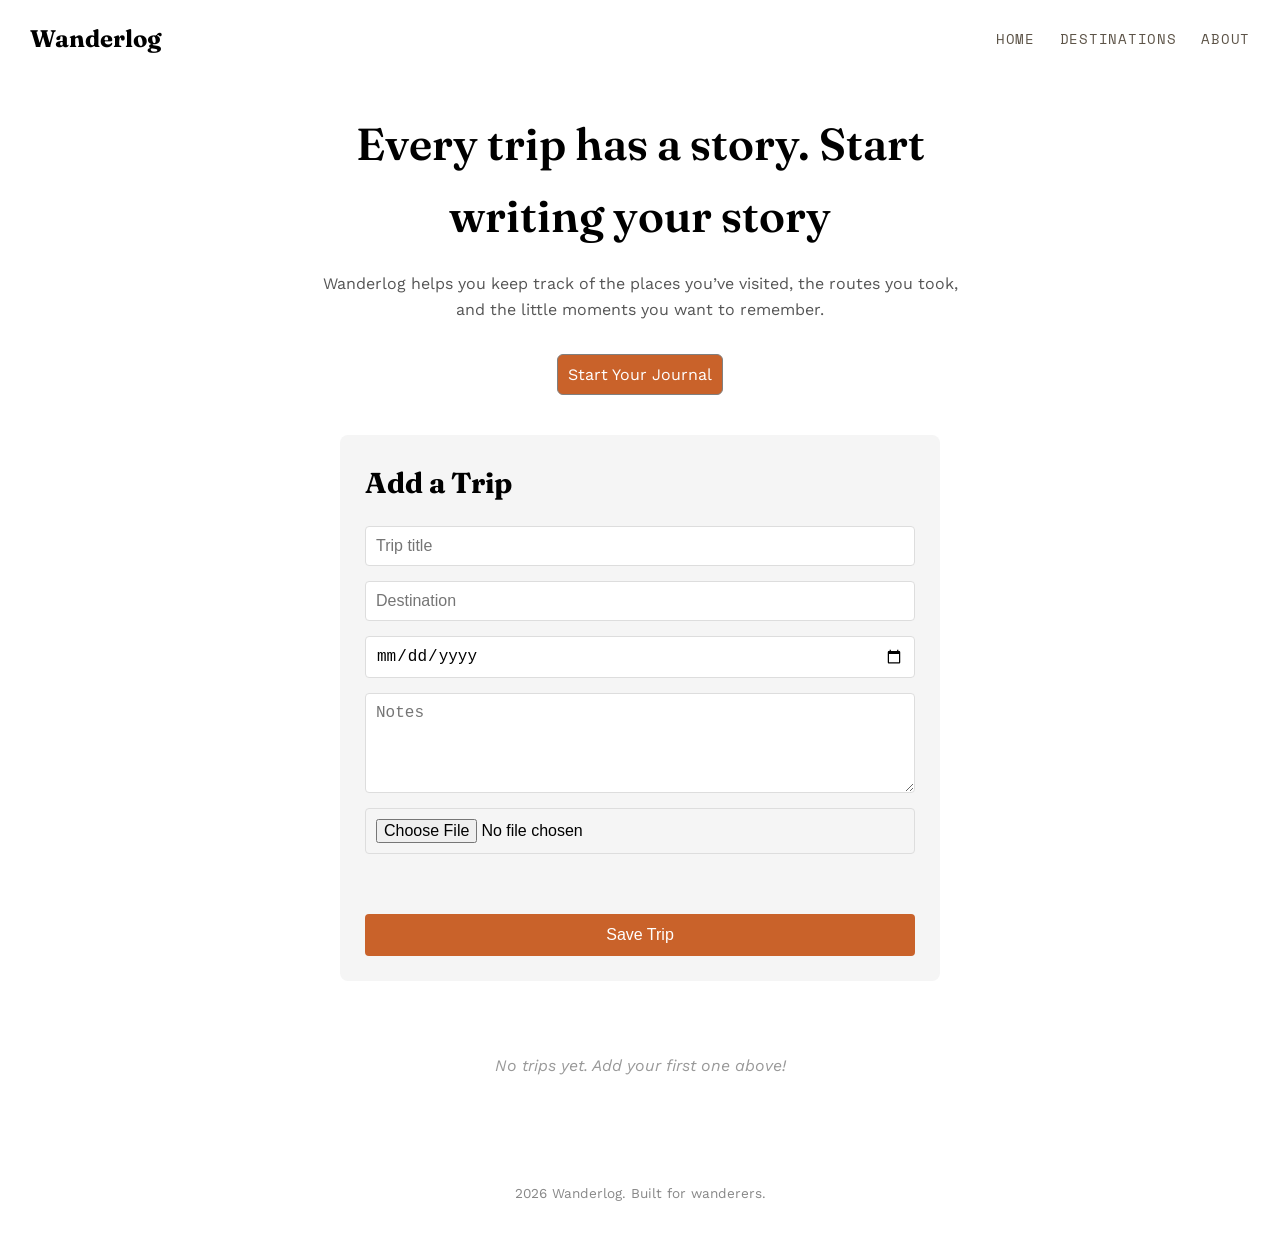
<file: index.html>
<!DOCTYPE html>
<html>

<head>
    <meta charset="UTF-8">
    <meta name="viewport" content="width=device-width, initial-scale=1.0">
    <link
        href="https://fonts.googleapis.com/css2?family=Fraunces:wght@400;600;700&family=Work+Sans:wght@400;500&family=Space+Mono&display=swap"
        rel="stylesheet">
    <title>Wanderlog — Your Travel Journal</title>
    <link rel="stylesheet" href="style.css">
</head>

<body>

    <header class="site-header">
        <div class="logo">Wanderlog</div>
        <nav class="main-nav">
            <ul>
                <li><a href="#">Home</a></li>
                <li><a href="#">Destinations</a></li>
                <li><a href="#">About</a></li>
            </ul>
        </nav>
    </header>

    <main>
        <section class="hero-section">
            <h1>Every trip has a story. Start writing your story</h1>
            <p>Wanderlog helps you keep track of the places you’ve visited, the routes you took, and the little moments
                you want to remember.</p>
            <button class="cta-btn">Start Your Journal</button>
        </section>
        <section class="add-trip">
  <h2>Add a Trip</h2>
  <form id="trip-form">
    <input type="text" id="title" placeholder="Trip title" required>
    <input type="text" id="destination" placeholder="Destination" required>
    <input type="date" id="date" required>
    <textarea id="notes" placeholder="Notes"></textarea>
    <input type="file" id="photo" accept="image/*">
    <div id="preview-container"></div>
    <button type="submit">Save Trip</button>
  </form>
</section>

<section class="destinations-grid" id="destinations-grid">
  <!-- trip cards will be rendered here by JavaScript -->
</section>
    </main>

    <footer class="site-footer">
        <p> 2026 Wanderlog. Built for wanderers.</p>
    </footer>
    <script src="script.js"></script>

</body>

</html>
</file>
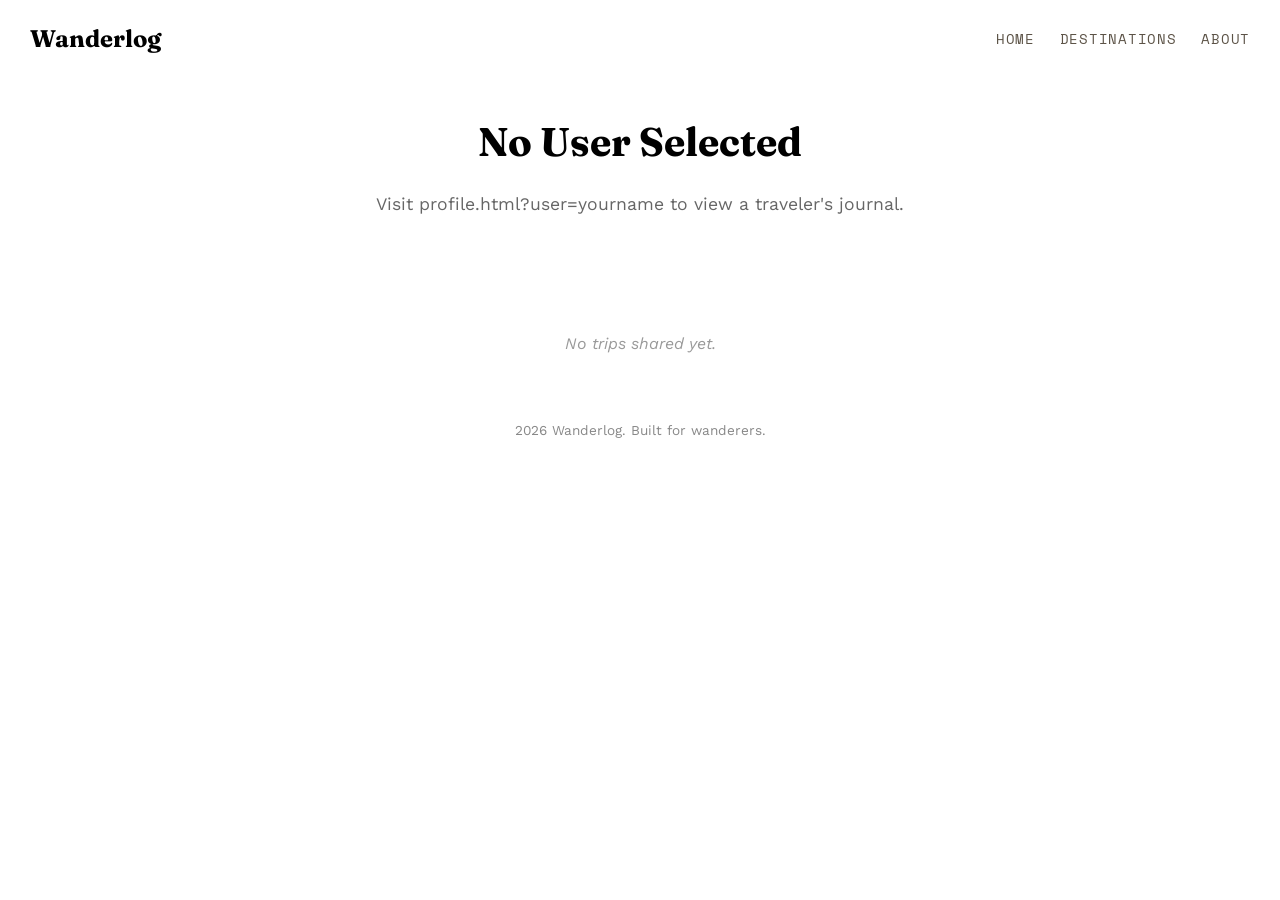
<file: profile.html>
<!DOCTYPE html>
<html>
<head>
    <meta charset="UTF-8">
    <meta name="viewport" content="width=device-width, initial-scale=1.0">
    <link
        href="https://fonts.googleapis.com/css2?family=Fraunces:wght@400;600;700&family=Work+Sans:wght@400;500&family=Space+Mono&display=swap"
        rel="stylesheet">
    <title>Wanderlog — Public Profile</title>
    <link rel="stylesheet" href="style.css">
</head>
<body>
    <header class="site-header">
        <div class="logo">Wanderlog</div>
        <nav class="main-nav">
            <ul>
                <li><a href="index.html">Home</a></li>
                <li><a href="#">Destinations</a></li>
                <li><a href="#">About</a></li>
            </ul>
        </nav>
    </header>

    <main>
        <section class="profile-header">
            <h1 id="profile-name">Traveler's Journal</h1>
            <p id="profile-bio">Sharing my travels with the world.</p>
        </section>

        <section class="destinations-grid" id="profile-trips">
            <!-- trip cards will be rendered here -->
        </section>

        <p id="profile-empty" class="empty-state" style="display:none;">No trips shared yet.</p>
    </main>

    <footer class="site-footer">
        <p> 2026 Wanderlog. Built for wanderers.</p>
    </footer>

    <script src="profile.js"></script>
</body>
</html>
</file>
<file: style.css>
:root {
  --color-bg: #FBF7F0;
  --color-text: #2B2B2B;
  --color-accent: #C9622A;
  --color-nav: #5C5347;
}

* {
  margin: 0;
  padding: 0;
  box-sizing: border-box;
}

body {
  font-family: 'Work Sans', sans-serif;
  background-color:#fff;
  line-height: 1.6;
}

.site-header {
  display: flex;
  justify-content: space-between;
  align-items: center;
  padding: 1.5rem 2rem;
}

.logo {
  font-family: 'Fraunces', serif;
  font-size: 1.5rem;
  font-weight: 700;
}

.main-nav ul {
  display: flex;
  list-style: none;
  gap: 2rem;
}

.main-nav a {
  text-decoration:none;
  color: var(--color-nav);
  font-family: 'Space Mono', monospace;
  font-size: 0.9rem;
  text-transform: uppercase;
  letter-spacing: 0.05em;
}

.hero-section {
  max-width: 700px;
  margin: 2rem auto;
  padding: 0 2rem;
  text-align: center;
}

.hero-section h1 {
  font-family: 'Fraunces', serif;
  font-size: 2.8rem;
  font-weight: 600;
  margin-bottom: 1.2rem;
}

.hero-section p {
  font-size: 1rem;
  color: #555;
  margin-bottom: 2rem;
}

.cta-btn {
  background-color: var(--color-accent);
  color: #fff;
  border:1px solid grey;
  padding: 10px;
  font-family: 'Work Sans', sans-serif;
  font-size: 1rem;
  border-radius: 6px;
  cursor: pointer;
}

.cta-btn:hover {
  background-color: #a94f20;
}

.site-footer {
  text-align: center;
  padding: 2rem;
  font-size: 0.85rem;
  color: #888;
}

@media (max-width: 600px) {
  .site-header {
    flex-direction: column;
    gap: 1rem;
    text-align: center;
  }

  .main-nav ul {
    gap: 1rem;
  }

  .hero-section h1 {
    font-size: 1.5rem;
  }
}
:root {
  --color-bg: #FBF7F0;
  --color-text: #2B2B2B;
  --color-accent: #C9622A;
  --color-nav: #5C5347;
}

* {
  margin: 0;
  padding: 0;
  box-sizing: border-box;
}

body {
  font-family: 'Work Sans', sans-serif;
  background-color: #fff;
  line-height: 1.6;
}

.site-header {
  display: flex;
  justify-content: space-between;
  align-items: center;
  padding: 20px 30px;
}

.logo {
  font-family: 'Fraunces', serif;
  font-size: 1.5rem;
  font-weight: 700;
}

.main-nav ul {
  display: flex;
  list-style: none;
  gap: 25px;
}

.main-nav a {
  text-decoration: none;
  color: var(--color-nav);
  font-family: 'Space Mono', monospace;
  font-size: 0.9rem;
  text-transform: uppercase;
  letter-spacing: 0.05em;
}

.hero-section {
  max-width: 700px;
  margin: 30px auto;
  padding: 0 2rem;
  text-align: center;
}

.hero-section h1 {
  font-family: 'Fraunces', serif;
  font-size: 2.8rem;
  font-weight: 600;
  margin-bottom: 1.2rem;
}

.hero-section p {
  font-size: 1rem;
  color: #555;
  margin-bottom: 2rem;
}

.cta-btn {
  background-color: var(--color-accent);
  color: #fff;
  border: 1px solid grey;
  padding: 10px;
  border-radius: 6px;
  cursor: pointer;
}

.cta-btn:hover {
  background-color: #a94f20;
}

.site-footer {
  text-align: center;
  padding: 2rem;
  font-size: 0.85rem;
  color: #888;
}

/* form styling */
.add-trip {
  max-width: 600px;
  margin: 40px auto;
  padding: 25px;
  background-color: #f5f5f5;
  border-radius: 8px;
}

.add-trip h2 {
  font-family: 'Fraunces', serif;
  margin-bottom: 20px;
  font-size: 1.8rem;
}

#trip-form {
  display: flex;
  flex-direction: column;
  gap: 15px;
}

#trip-form input {
  padding: 10px;
  border: 1px solid #ddd;
  border-radius: 4px;
  font-size: 1rem;
}

#trip-form textarea {
  padding: 10px;
  border: 1px solid #ddd;
  border-radius: 4px;
  font-size: 1rem;
  min-height: 100px;
}

#trip-form button[type="submit"] {
  background-color: var(--color-accent);
  color: white;
  border: none;
  padding: 12px;
  border-radius: 4px;
  font-size: 1rem;
  cursor: pointer;
}

#trip-form button[type="submit"]:hover {
  background-color: #a94f20;
}

/* grid for trip cards */
.destinations-grid {
  max-width: 1000px;
  margin: 40px auto;
  padding: 0 2rem;
  display: grid;
  grid-template-columns: repeat(auto-fit, minmax(280px, 1fr));
  gap: 20px;
}

.trip-card {
  border: 1px solid #ddd;
  border-radius: 6px;
  padding: 20px;
  background-color: white;
  box-shadow: 0 2px 4px rgba(0,0,0,0.1);
}

.trip-card h3 {
  font-family: 'Fraunces', serif;
  font-size: 1.4rem;
  margin-bottom: 8px;
}

.trip-card p {
  margin: 8px 0;
  color: #666;
  font-size: 0.95rem;
}

.trip-destination {
  font-weight: 600;
}

.trip-date {
  font-family: 'Space Mono', monospace;
  font-size: 0.85rem;
}

.trip-card button {
  margin-right: 8px;
  margin-top: 15px;
  padding: 8px 12px;
  border: none;
  border-radius: 4px;
  cursor: pointer;
  font-size: 0.9rem;
}

.edit-btn {
  background-color: #4CAF50;
  color: white;
}

.edit-btn:hover {
  background-color: #45a049;
}

.delete-btn {
  background-color: #f44336;
  color: white;
}

.delete-btn:hover {
  background-color: #da190b;
}

.empty-state {
  text-align: center;
  padding: 2rem;
  color: #999;
  font-style: italic;
}

@media (max-width: 600px) {
  .site-header {
    flex-direction: column;
    gap: 1rem;
    text-align: center;
  }

  .main-nav ul {
    gap: 1rem;
  }

  .hero-section h1 {
    font-size: 1.5rem;
  }

  .add-trip {
    margin: 20px 15px;
    padding: 20px;
  }

  .destinations-grid {
    grid-template-columns: 1fr;
    padding: 0 15px;
  }
}
/* photo upload preview */
#photo {
  padding: 8px;
}

#preview-container {
  margin: 15px 0;
}

#preview-container img {
  max-width: 100%;
  max-height: 300px;
  border-radius: 6px;
}
.trip-photo {
  width: 100%;
  height: 200px;
  object-fit: cover;
  border-radius: 6px 6px 0 0;
  margin: -20px -20px 15px -20px;
}

/* profile page styling */
.profile-header {
  max-width: 800px;
  margin: 2rem auto;
  padding: 0 2rem;
  text-align: center;
}

.profile-header h1 {
  font-family: 'Fraunces', serif;
  font-size: 2.5rem;
  margin-bottom: 1rem;
}

.profile-header p {
  font-size: 1.1rem;
  color: #666;
}

.profile-trip-card {
  cursor: default;
}

.profile-trip-card:hover {
  transform: none;
}
</file>
